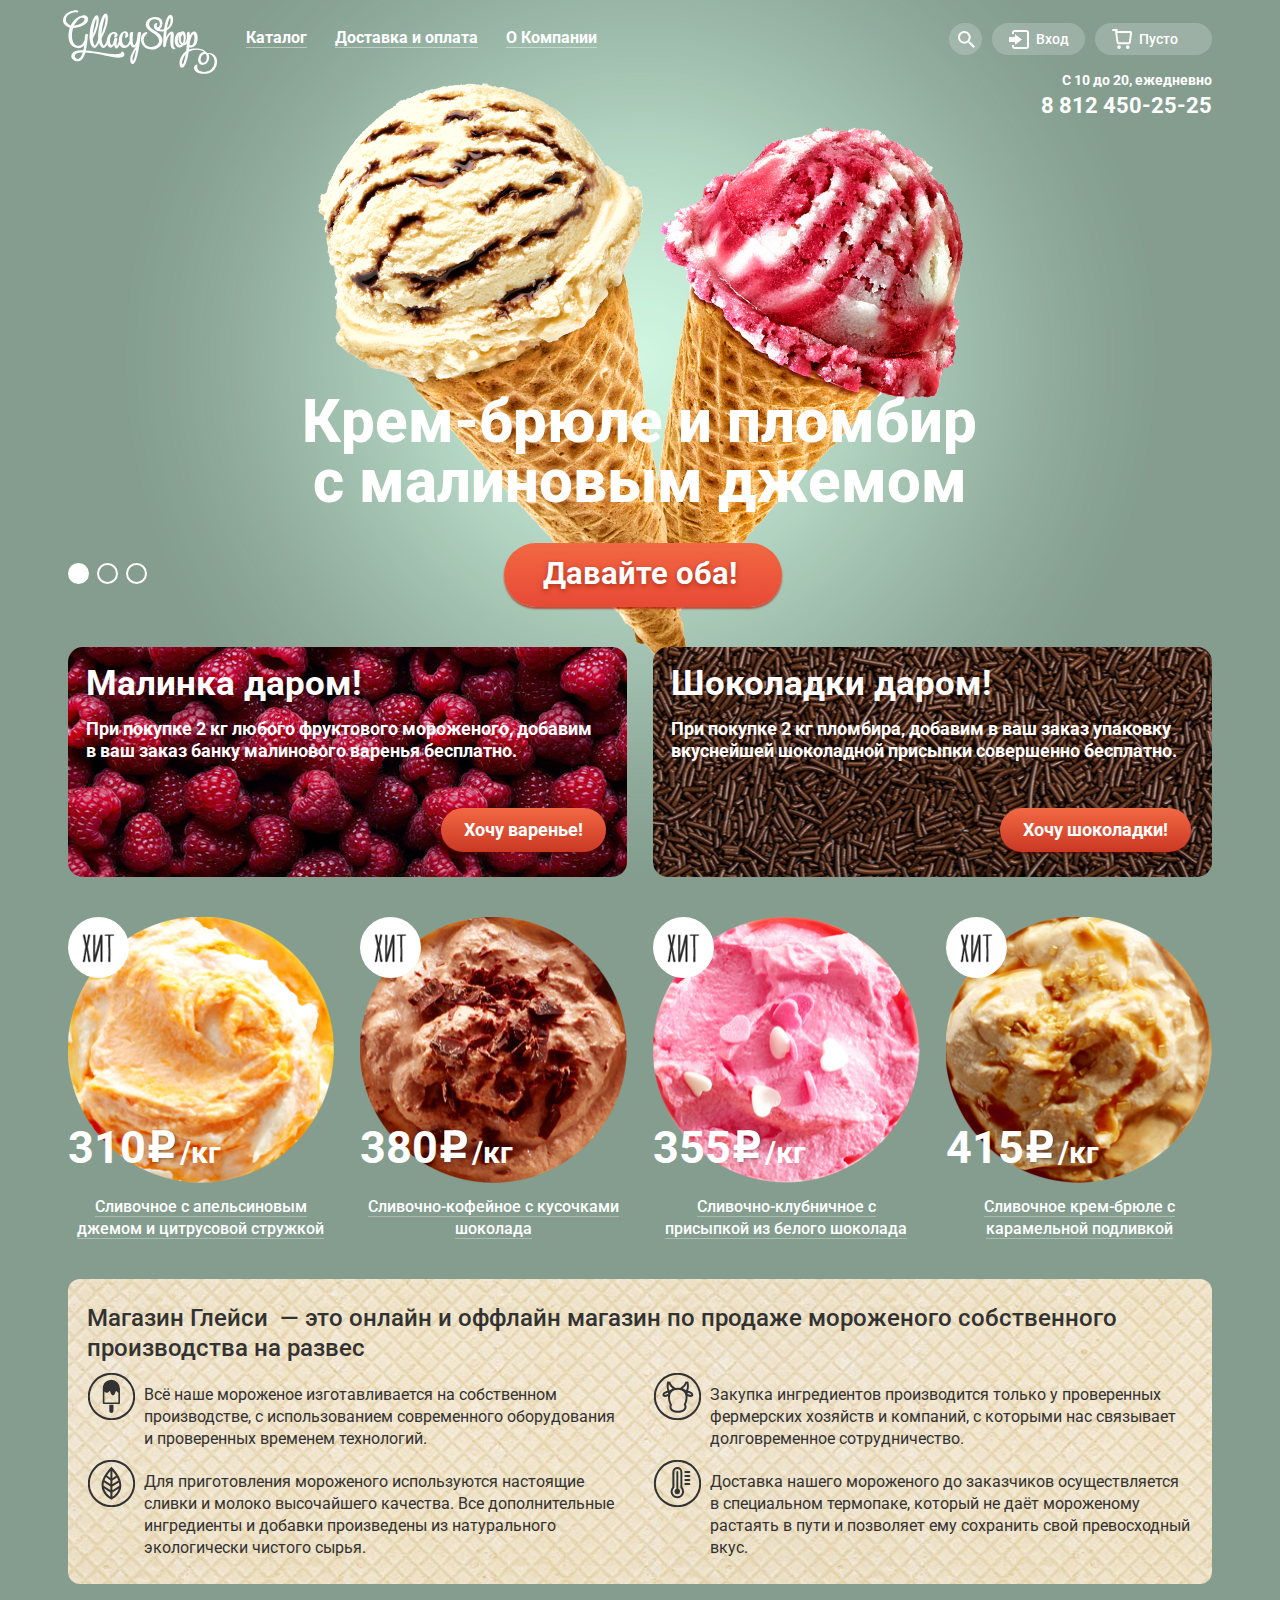
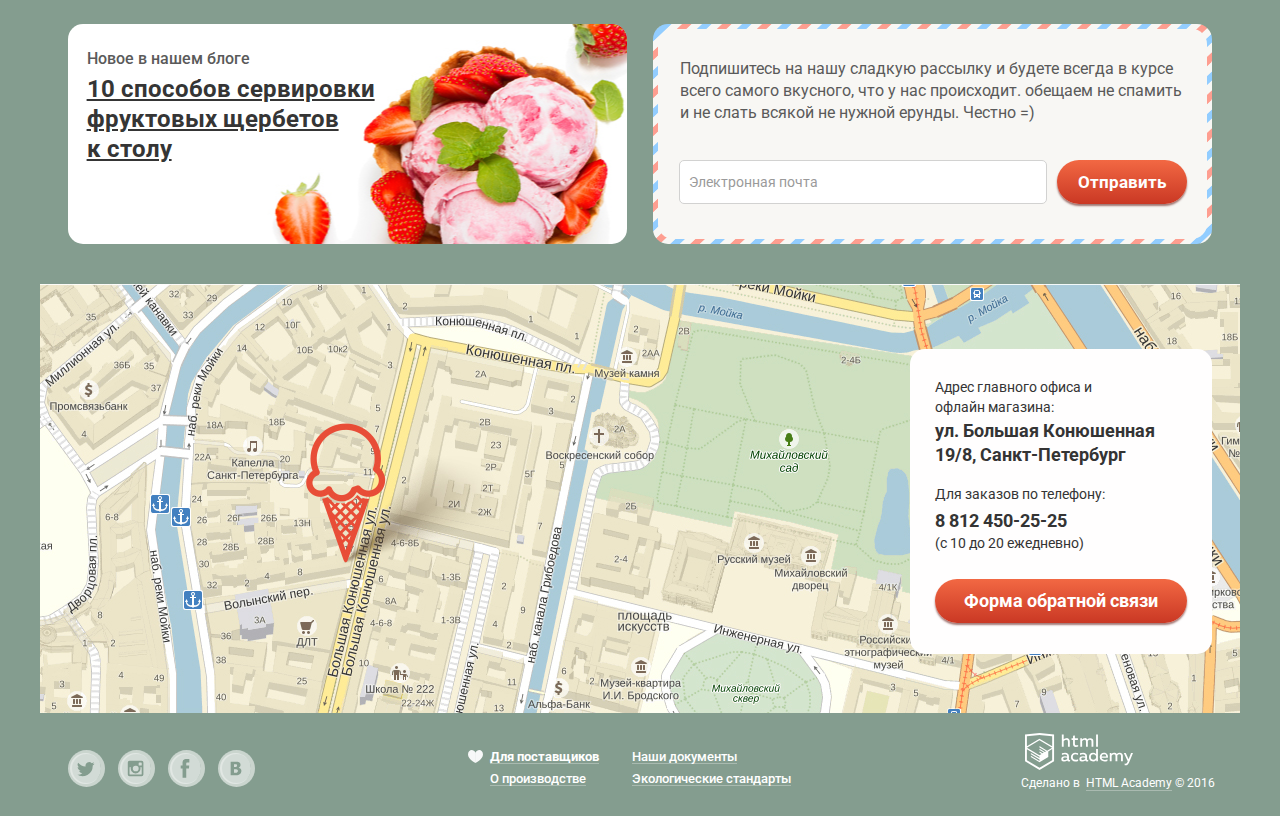
<file: index.html>
<!DOCTYPE html>
<html lang="ru">
  <head>
    <meta charset="utf-8">
    <title>HTML Academy: Глейси</title>
    <link rel="stylesheet" type="text/css" href="css/normalize.min.css">
    <link rel="stylesheet" type="text/css" href="css/style.min.css">
    <link href="https://fonts.googleapis.com/css?family=Roboto:400,300,500,700&subset=latin,cyrillic" rel="stylesheet" type="text/css">
  </head>
  <body>
    <input type="radio" id="btn-1" name="toggle" checked>
    <input type="radio" id="btn-2" name="toggle">
    <input type="radio" id="btn-3" name="toggle">
    <div class="site-wrapper">
      <div class="content-wraper">
        <header class="main-header">
          <div class="header-row clearfix">
            <div class="logo-area">
              <img width="154" height="64" src="img/logo-gllacy.svg" alt="Магазин мороженого «Глейси»">
            </div>
            <nav class="header-menu">
              <ul class="menu-level-1">
                <li>
                  <a href="#"><span>Каталог</span></a>
                  <ul class="menu-level-2">
                    <li>
                      <a href="#" class="new-items">Новинки</a>
                    </li>
                    <li>
                      <a href="catalog.html">Сливочное</a>
                    </li>
                    <li>
                      <a href="#">Щербеты</a>
                    </li>
                    <li>
                      <a href="#">Фруктовый лед</a>
                    </li>
                    <li>
                      <a href="#">Мелорин</a>
                    </li>
                  </ul>
                </li>
                <li>
                  <a href="#"><span>Доставка и оплата</span></a>
                </li>
                <li>
                  <a href="#"><span>О Компании</span></a>
                </li>
              </ul>
            </nav>
            <div class="header-buttons">
              <div class="header-btn">
                <a href="#" class="search-btn"></a>
                <div class="pop-up-form search-form">
                  <input type="search" placeholder="Что ищем?" name="search-query">
                </div>
              </div>
              <div class="header-btn">
                <a href="#" class="login-btn">
                  Вход
                </a>
                <div class="pop-up-form login-form">
                  <form action="#" method="post">
                    <input type="email" placeholder="Электронная почта" name="login-email" required >
                    <input type="password" placeholder="Пароль" name="login-password" required>
                    <button type="submit" class="btn-normal">
                      Войти
                    </button>
                  </form>
                  <div class="login-form-links">
                    <a href="#">Забыли пароль?</a>
                    <a href="#">Новая регистрация</a>
                  </div>
                </div>
              </div>
              <div class="header-btn">
                <a href="#" class="cart-btn">
                  Пусто
                </a>
                <div class="pop-up-form cart-form">
                  <div class="cart-table">
                    <ul class="cart-row">
                      <li class="cart-cell-1">
                        <button class="item-del"></button>
                      </li>
                      <li class="cart-cell-2">
                        <img src="img/1-small.png" width="33" height="33" alt="Иконка мороженого">
                      </li>
                      <li class="cart-cell-3">
                        Пломбир с апельсиновым джемом
                      </li>
                      <li class="cart-cell-4">
                        1,5&nbsp;кг&nbsp;
                        <span class="cart-item-weight">
                          x&nbsp;200&nbsp;руб.
                        </span>
                      </li>
                      <li class="cart-cell-5">
                        300&nbsp;руб.
                      </li>
                    </ul>
                    <ul class="cart-row">
                      <li class="cart-cell-1">
                        <button class="item-del"></button>
                      </li>
                      <li class="cart-cell-2">
                        <img src="img/2-small.png" width="33" height="33" alt="Иконка мороженого">
                      </li>
                      <li class="cart-cell-3">
                        Клубничный пломбир с присыпкой из белого шоколада
                      </li>
                      <li class="cart-cell-4">
                        1,5&nbsp;кг&nbsp;
                        <span class="cart-item-weight">
                          x&nbsp;300&nbsp;руб.
                        </span>
                      </li>
                      <li class="cart-cell-5">
                        450&nbsp;руб.
                      </li>
                    </ul>
                  </div>
                  <div class="cart-total clearfix">
                    <p>Итого: 750&nbsp;руб.</p>
                    <a href="#" class="btn-normal">
                      Оформить заказ
                    </a>
                  </div>
                </div>
              </div>
            </div>
          </div>
          <div class="header-row clearfix">
            <div class="header-contact-info">
              <p>С 10 до 20, ежедневно</p>
              <p class="phone">8&nbsp;812&nbsp;450-25-25</p>
            </div>
          </div>
        </header>
        <main>
          <div class="slider">
            <div class="slide" id="slide-1">
              <p class="slide-title">
                Крем-брюле и пломбир с&nbsp;малиновым джемом
              </p>
              <a href="#" class="slide-btn">
                Давайте оба!
              </a>
            </div>
            <div class="slide" id="slide-2">
              <p class="slide-title">
                Шоколадный пломбир и&nbsp;лимонный сорбет
              </p>
              <a href="#" class="slide-btn">
                Давайте оба!
              </a>
            </div>
            <div class="slide" id="slide-3">
              <p class="slide-title">
                Пломбир с помадкой и&nbsp;клубничный щербет
              </p>
              <a href="#" class="slide-btn">
                Давайте оба!
              </a>
            </div>
            <div class="slider-controls">
              <label for="btn-1"></label>
              <label for="btn-2"></label>
              <label for="btn-3"></label>
            </div>
          </div>
          <div class="content clearfix">
            <section class="content-item content-left promo">
              <h2>Малинка даром!</h2>
              <p>При покупке 2&nbsp;кг любого фруктового мороженого, добавим в&nbsp;ваш заказ банку малинового варенья бесплатно.</p>
              <a href="#" class="btn-normal btn-promo">Хочу варенье!</a>
            </section>
            <section class="content-item content-right promo">
              <h2>Шоколадки даром!</h2>
              <p>При покупке 2&nbsp;кг пломбира, добавим в ваш заказ упаковку вкуснейшей шоколадной присыпки совершенно бесплатно.</p>
              <a href="#" class="btn-normal btn-promo">Хочу шоколадки!</a>
            </section>
          </div>
          <div class="hits clearfix">
            <div class="row clearfix">
              <div class="catalog-item hits-item">
                <div class="item-hover">
                  <button class="btn-normal btn-item">Быстрый просмотр</button>
                </div>
                <figure class="item-img">
                  <img width="267" height="267" src="img/item-1.png" alt="Сливочное с апельсиновым джемом и цитрусовой стружкой">
                  <div class="item-price">
                    <span class="price-number">310</span>/кг
                  </div>
                </figure>
                <div class="item-name">
                  <a href="#">Сливочное с апельсиновым джемом и цитрусовой стружкой</a>
                </div>
              </div>
              <div class="catalog-item hits-item">
                <div class="item-hover">
                  <button class="btn-normal btn-item">Быстрый просмотр</button>
                </div>
                <figure class="item-img">
                  <img width="267" height="267" src="img/item-2.png" alt="Сливочн-кофейное с кусочками шоколада">
                  <div class="item-price">
                    <span class="price-number">380</span>/кг
                  </div>
                </figure>
                <div class="item-name">
                  <a href="#">Сливочно-кофейное с кусочками шоколада</a>
                </div>
              </div>
              <div class="catalog-item hits-item">
                <div class="item-hover">
                  <button class="btn-normal btn-item">Быстрый просмотр</button>
                </div>
                <figure class="item-img">
                  <img width="267" height="267" src="img/item-3.png" alt="Сливочно-клубничное с присыпкой из белого шоколада">
                  <div class="item-price">
                    <span class="price-number">355</span>/кг
                  </div>
                </figure>
                <div class="item-name">
                  <a href="#">Сливочно-клубничное с присыпкой из белого шоколада</a>
                </div>
              </div>
              <div class="catalog-item hits-item">
                <div class="item-hover">
                  <button class="btn-normal btn-item">Быстрый просмотр</button>
                </div>
                <figure class="item-img">
                  <img width="267" height="267" src="img/item-4.png" alt="Сливочное крем-брюле с карамельной подливкой">
                  <div class="item-price">
                    <span class="price-number">415</span>/кг
                  </div>
                </figure>
                <div class="item-name">
                  <a href="#">Сливочное крем-брюле с карамельной подливкой</a>
                </div>
              </div>
            </div>
          </div>
          <section class="features clearfix">
            <h2>Магазин Глейси&nbsp;&nbsp;&#8212;&nbsp;это онлайн и оффлайн магазин по продаже мороженого собственного производства на развес</h2>
            <div class="feature-item feature-icon-icecream">
              <p>Всё наше мороженое изготавливается на собственном производстве, с использованием современного оборудования и проверенных временем технологий.</p>
            </div>
            <div class="feature-item feature-icon-cow">
              <p>Закупка ингредиентов производится только у проверенных фермерских хозяйств и компаний, с которыми нас связывает долговременное сотрудничество.</p>
            </div>
            <div class="feature-item feature-icon-leaf">
              <p>Для приготовления мороженого используются настоящие сливки и молоко высочайшего качества. Все дополнительные ингредиенты и добавки произведены из натурального экологически чистого сырья.</p>
            </div>
            <div class="feature-item feature-icon-term">
              <p>Доставка нашего мороженого до заказчиков осуществляется в&nbsp;специальном термопаке, который не даёт мороженому растаять в пути и позволяет ему сохранить свой превосходный вкус.</p>
            </div>
          </section>
          <div class="content clearfix">
            <section class="content-item content-left blog">
              <div class="blog-news">
                <h2>Новое в нашем блоге</h2>
                <a href="#">10 способов сервировки фруктовых щербетов к&nbsp;столу</a>
              </div>
            </section>
            <div class="content-item content-right subscribe-border">
              <div class="subscribe">
                <p>Подпишитесь на нашу сладкую рассылку и будете всегда в курсе всего самого вкусного, что у нас происходит. обещаем не спамить и не слать всякой не нужной ерунды. Честно =)</p>
                <form action="#" method="post">
                  <input type="email" placeholder="Электронная почта" name="subscribe-email">
                  <button type="submit" class="btn-normal">Отправить</button>
                </form>
              </div>
            </div>
          </div>
          <div class="map" id="yandex-map">
            <address class="contact-info">
              <div class="address-title">
                Адрес главного офиса и офлайн магазина:
              </div>
              <div class="contact-address">
                ул. Большая Конюшенная 19/8, Санкт-Петербург
              </div>
              <div class="phone-title">
                Для заказов по телефону:
              </div>
              <div class="contact-phone">
                8&nbsp;812&nbsp;450-25-25
              </div>
              <div class="contact-mode">
                (с 10 до 20 ежедневно)
              </div>
              <a href="#" class="btn-normal btn-feedback">Форма обратной связи</a>
            </address>
          </div>
        </main>
        <footer class="main-footer clearfix">
          <div class="footer-col footer-left">
            <div class="social">
              <a href="#" class="social-icon social-icon-tw" title="Твитер"></a>
              <a href="#" class="social-icon social-icon-insta" title="Инстаграм"></a>
              <a href="#" class="social-icon social-icon-fb" title="Фэйсбук"></a>
              <a href="#" class="social-icon social-icon-vk" title="Вконтакте"></a>
            </div>
            <div class="links-col links-col-left">
              <a href="#"><span class="link-favorite">Для поставщиков</span></a>
              <a href="#">О производстве</a>
            </div>
          </div>
          <div class="footer-col footer-right">
            <div class="links-col links-col-right">
              <a href="#">Наши документы</a>
              <a href="#">Экологические стандарты</a>
            </div>
            <div class="copyright">
              <img src="img/logo-academy.svg" alt="HTML Academy">
              Сделано&nbsp;в&nbsp;
              <a href="https://htmlacademy.ru/">HTML&nbsp;Academy</a>
              &copy;&nbsp;2016
            </div>
          </div>
        </footer>
      </div>
    </div>
    <div class="overlay">
      <div class="feedback-form feedback-form-show">
        <button class="btn-feedback-close"></button>
        <p>Мы обязательно вам ответим!</p>
        <form action="#" method="post">
          <input type="text" placeholder="Как вас зовут?" name="feedback-name" class="feedback-name">
          <input type="email" placeholder="Ваша почта для ответа?" name="feedback-email" class="feedback-email">
          <textarea name="feedback-text" placeholder="Напишите что-нибудь..." class="feedback-text"></textarea>
          <button type="submit" class="btn-normal">Отправить</button>
        </form>
      </div>
    </div>
    <script src="js/script.min.js"></script>
    <script type="text/javascript" charset="utf-8" src="https://api-maps.yandex.ru/services/constructor/1.0/js/?sid=OJ3A5QO27DumF006WbrlSlHZQajwSQ_S&width=100%&height=429&lang=ru_RU&sourceType=constructor&id=yandex-map"></script>
  </body>
</html>
</file>
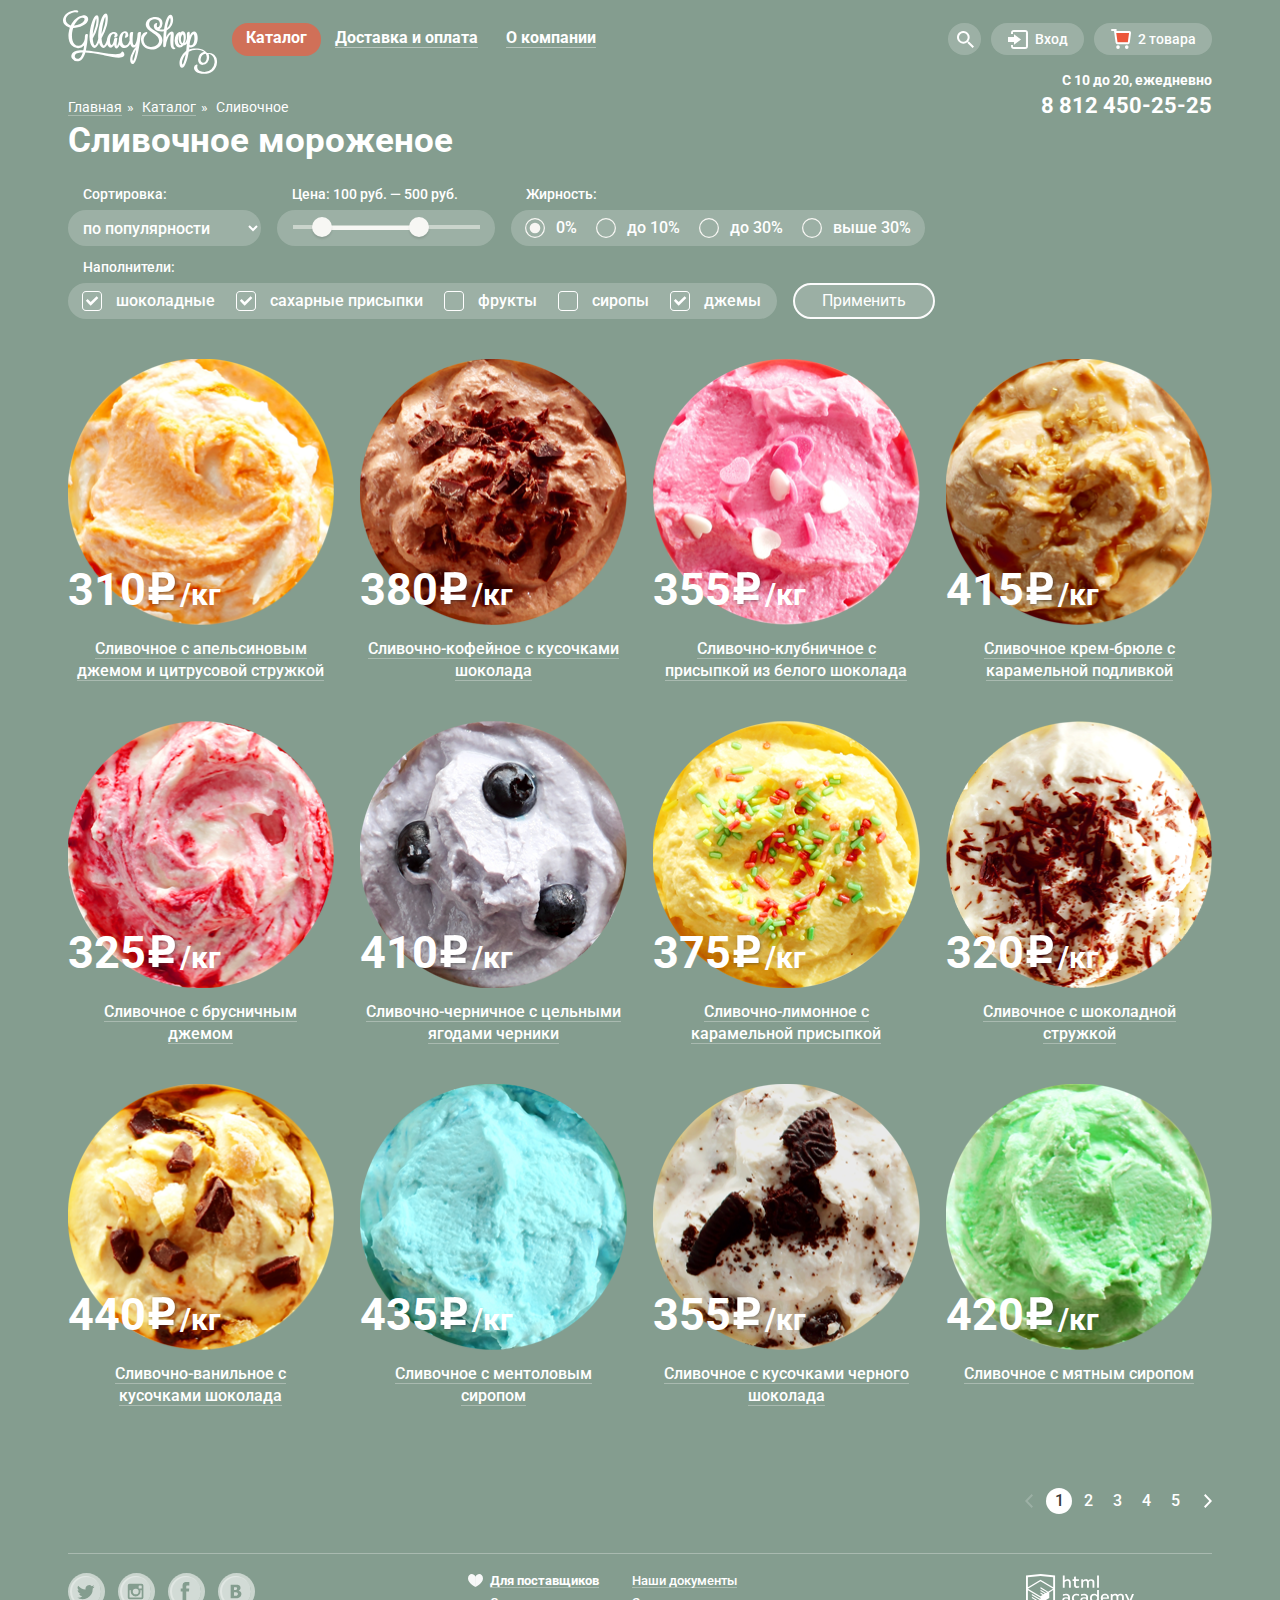
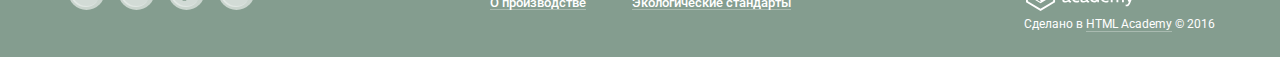
<file: catalog.html>
<!DOCTYPE html>
<html lang="ru">
  <head>
    <meta charset="utf-8">
    <title>HTML Academy: Глейси - Каталог</title>
    <link rel="stylesheet" type="text/css" href="css/normalize.min.css">
    <link rel="stylesheet" type="text/css" href="css/style.min.css">
    <link href="https://fonts.googleapis.com/css?family=Roboto:400,300,500,700&subset=latin,cyrillic" rel="stylesheet" type="text/css">
  </head>
  <body>
    <div class="site-wrapper">
      <div class="content-wraper">
        <header class="main-header">
          <div class="header-row clearfix">
            <div class="logo-area">
              <a href="index.html">
                <img width="154" height="64" src="img/logo-gllacy.svg" alt="Магазин мороженого «Глейси»">
              </a>
            </div>
            <nav class="header-menu">
              <ul class="menu-level-1">
                <li>
                  <a href="#" class="menu-active"><span>Каталог</span></a>
                  <ul class="menu-level-2">
                    <li>
                      <a href="#" class="new-items">Новинки</a>
                    </li>
                    <li>
                      <a href="#" class="menu-active">Сливочное</a>
                    </li>
                    <li>
                      <a href="#">Щербеты</a>
                    </li>
                    <li>
                      <a href="#">Фруктовый лед</a>
                    </li>
                    <li>
                      <a href="#">Мелорин</a>
                    </li>
                  </ul>
                </li>
                <li>
                  <a href="#"><span>Доставка и оплата</span></a>
                </li>
                <li>
                  <a href="#"><span>О компании</span></a>
                </li>
              </ul>
            </nav>
            <div class="header-buttons">
              <div class="header-btn">
                <a href="#" class="search-btn"></a>
                <div class="pop-up-form search-form">
                  <input type="search" placeholder="Что ищем?" name="search-query">
                </div>
              </div>
              <div class="header-btn">
                <a href="#" class="login-btn">
                  Вход
                </a>
                <div class="pop-up-form login-form">
                  <form action="#" method="post">
                    <input type="email" placeholder="Электронная почта" name="login-email" required >
                    <input type="password" placeholder="Пароль" name="login-password" required>
                    <button type="submit" class="btn-normal">
                      Войти
                    </button>
                  </form>
                  <div class="login-form-links">
                    <a href="#">Забыли пароль?</a>
                    <a href="#">Новая регистрация</a>
                  </div>
                </div>
              </div>
              <div class="header-btn">
                <a href="#" class="cart-btn-full">
                  2 товара
                </a>
                <div class="pop-up-form cart-form">
                  <div class="cart-table">
                    <ul class="cart-row">
                      <li class="cart-cell-1">
                        <button class="item-del"></button>
                      </li>
                      <li class="cart-cell-2">
                        <img src="img/1-small.png" width="33" height="33" alt="Иконка мороженого">
                      </li>
                      <li class="cart-cell-3">
                        Пломбир с апельсиновым джемом
                      </li>
                      <li class="cart-cell-4">
                        1,5&nbsp;кг&nbsp;
                        <span class="cart-item-weight">
                          x&nbsp;200&nbsp;руб.
                        </span>
                      </li>
                      <li class="cart-cell-5">
                        300&nbsp;руб.
                      </li>
                    </ul>
                    <ul class="cart-row">
                      <li class="cart-cell-1">
                        <button class="item-del"></button>
                      </li>
                      <li class="cart-cell-2">
                        <img src="img/2-small.png" width="33" height="33" alt="Иконка мороженого">
                      </li>
                      <li class="cart-cell-3">
                        Клубничный пломбир с присыпкой из белого шоколада
                      </li>
                      <li class="cart-cell-4">
                        1,5&nbsp;кг&nbsp;
                        <span class="cart-item-weight">
                          x&nbsp;300&nbsp;руб.
                        </span>
                      </li>
                      <li class="cart-cell-5">
                        450&nbsp;руб.
                      </li>
                    </ul>
                  </div>
                  <div class="cart-total clearfix">
                    <p>Итого: 750&nbsp;руб.</p>
                    <a href="#" class="btn-normal">
                      Оформить заказ
                    </a>
                  </div>
                </div>
              </div>
            </div>
          </div>
          <div class="header-row clearfix">
            <div class="header-contact-info">
              С 10 до 20, ежедневно<br>
              <span class="phone">8&nbsp;812&nbsp;450-25-25</span>
            </div>
            <div class="breadcrumbs">
              <ul>
                <li><a href="#">Главная</a></li>
                <li><a href="#">Каталог</a></li>
                <li><span class="breadcrumbs-active">Сливочное</span></li>
              </ul>
            </div>
          </div>
        </header>
        <main>
          <div class="container clerfix">
            <h1>Сливочное мороженое</h1>
            <div class="catalog-filter">
              <form action="#" method="post">
                <div class="catalog-filter-row">
                  <div class="filter-control filter-sorting">
                    <p>Сортировка:</p>
                      <select id="filter-sorting" name="filter-sorting">
                        <option value="popularity">по популярности</option>
                        <option value="low-cost">сначала недорогие</option>
                        <option value="height-cost">сначала дорогие</option>
                        <option value="fat-content">по жирности</option>
                      </select>
                  </div>
                  <div class="filter-control filter-price">
                    <p>Цена: 100 руб. &#8212; 500 руб.</p>
                    <div class="price-control">
                      <div class="price-scale"></div>
                      <div class="price-bar"></div>
                      <div class="price-toggle price-min"></div>
                      <div class="price-toggle price-max"></div>
                    </div>
                  </div>
                  <div class="filter-control filter-fat-content">
                    <p>Жирность:</p>
                    <div class="input-fieldset">
                      <input type="radio" id="filter-radio-1" name="filter-fat-content" value="1" checked>
                      <label for="filter-radio-1">0%</label>
                      <input type="radio" id="filter-radio-2" name="filter-fat-content" value="2">
                      <label for="filter-radio-2">до 10%</label>
                      <input type="radio" id="filter-radio-3" name="filter-fat-content" value="3">
                      <label for="filter-radio-3">до 30%</label>
                      <input type="radio" id="filter-radio-4" name="filter-fat-content" value="4">
                      <label for="filter-radio-4">выше 30%</label>
                    </div>
                  </div>
                </div>
                <div class="catalog-filter-row">
                  <div class="filter-control filter-fillers">
                    <p>Наполнители:</p>
                    <div class="input-fieldset">
                      <input type="checkbox" id="filter-checkbox-1" value="chocolate" checked>
                      <label for="filter-checkbox-1">шоколадные</label>
                      <input type="checkbox" id="filter-checkbox-2" value="sugar" checked>
                      <label for="filter-checkbox-2">сахарные присыпки</label>
                      <input type="checkbox" id="filter-checkbox-3" value="fruit">
                      <label for="filter-checkbox-3">фрукты</label>
                      <input type="checkbox" id="filter-checkbox-4" value="syrup">
                      <label for="filter-checkbox-4">сиропы</label>
                      <input type="checkbox" id="filter-checkbox-5" value="jam" checked>
                      <label for="filter-checkbox-5">джемы</label>
                    </div>
                  </div>
                  <button type="submit" class="filter-control">
                    Применить
                  </button>
                </div>
              </form>
            </div>
          </div>
          <div class="catalog-items clearfix">
            <div class="row clearfix">
              <div class="catalog-item">
                <div class="item-hover">
                  <button class="btn-normal btn-item">Быстрый просмотр</button>
                </div>
                <figure class="item-img">
                  <img width="267" height="267" src="img/item-1.png" alt="Сливочное с апельсиновым джемом и цитрусовой стружкой">
                  <div class="item-price">
                    <span class="price-number">310</span>/кг
                  </div>
                </figure>
                <div class="item-name">
                  <a href="#">Сливочное с апельсиновым джемом и цитрусовой стружкой</a>
                </div>
              </div>
              <div class="catalog-item">
                <div class="item-hover">
                  <button class="btn-normal btn-item">Быстрый просмотр</button>
                </div>
                <figure class="item-img">
                  <img width="267" height="267" src="img/item-2.png" alt="Сливочно-кофейное с кусочками шоколада">
                  <div class="item-price">
                    <span class="price-number">380</span>/кг
                  </div>
                </figure>
                <div class="item-name">
                  <a href="#">Сливочно-кофейное с кусочками шоколада</a>
                </div>
              </div>
              <div class="catalog-item">
                <div class="item-hover">
                  <button class="btn-normal btn-item">Быстрый просмотр</button>
                </div>
                <figure class="item-img">
                  <img width="267" height="267" src="img/item-3.png" alt="Сливочно-клубничное с присыпкой из белого шоколада">
                  <div class="item-price">
                    <span class="price-number">355</span>/кг
                  </div>
                </figure>
                <div class="item-name">
                  <a href="#">Сливочно-клубничное с присыпкой из белого шоколада</a>
                </div>
              </div>
              <div class="catalog-item">
                <div class="item-hover">
                  <button class="btn-normal btn-item">Быстрый просмотр</button>
                </div>
                <figure class="item-img">
                  <img width="267" height='267' src="img/item-4.png" alt="Сливочное крем-брюле с карамельной подливкой">
                  <div class="item-price">
                    <span class="price-number">415</span>/кг
                  </div>
                </figure>
                <div class="item-name">
                  <a href="#">Сливочное крем-брюле с карамельной подливкой</a>
                </div>
              </div>
            </div>
            <div class="row clearfix">
              <div class="catalog-item">
                <div class="item-hover">
                  <button class="btn-normal btn-item">Быстрый просмотр</button>
                </div>
                <figure class="item-img">
                  <img width="267" height="267" src="img/item-5.png" alt="Сливочное с брусничным джемом">
                  <div class="item-price">
                    <span class="price-number">325</span>/кг
                  </div>
                </figure>
                <div class="item-name">
                  <a href="#">Сливочное с брусничным джемом</a>
                </div>
              </div>
              <div class="catalog-item">
                <div class="item-hover">
                  <button class="btn-normal btn-item">Быстрый просмотр</button>
                </div>
                <figure class="item-img">
                  <img width="267" height="267" src="img/item-6.png" alt="Сливочно-черничное с цельными ягодами черники">
                  <div class="item-price">
                    <span class="price-number">410</span>/кг
                  </div>
                </figure>
                <div class="item-name">
                  <a href="#">Сливочно-черничное с цельными ягодами черники</a>
                </div>
              </div>
              <div class="catalog-item">
                <div class="item-hover">
                  <button class="btn-normal btn-item">Быстрый просмотр</button>
                </div>
                <figure class="item-img">
                  <img width="267" height="267" src="img/item-7.png" alt="Сливочно-лимонное с карамельной присыпкой">
                  <div class="item-price">
                    <span class="price-number">375</span>/кг
                  </div>
                </figure>
                <div class="item-name">
                  <a href="#">Сливочно-лимонное с карамельной присыпкой</a>
                </div>
              </div>
              <div class="catalog-item">
                <div class="item-hover">
                  <button class="btn-normal btn-item">Быстрый просмотр</button>
                </div>
                <figure class="item-img">
                  <img width="267" height="267" src="img/item-8.png" alt="Сливочное с шоколадной стружкой">
                  <div class="item-price">
                    <span class="price-number">320</span>/кг
                  </div>
                </figure>
                <div class="item-name">
                  <a href="#">Сливочное с шоколадной стружкой</a>
                </div>
              </div>
            </div>
            <div class="row clearfix">
              <div class="catalog-item">
                <div class="item-hover">
                  <button class="btn-normal btn-item">Быстрый просмотр</button>
                </div>
                <figure class="item-img">
                  <img width="267" height="267" src="img/item-9.png" alt="Сливочно-ванильное с кусочками шоколада">
                  <div class="item-price">
                    <span class="price-number">440</span>/кг
                  </div>
                </figure>
                <div class="item-name">
                  <a href="#">Сливочно-ванильное с кусочками&nbsp;шоколада</a>
                </div>
              </div>
              <div class="catalog-item">
                <div class="item-hover">
                  <button class="btn-normal btn-item">Быстрый просмотр</button>
                </div>
                <figure class="item-img">
                  <img width="267" height="267" src="img/item-10.png" alt="Сливочное с ментоловым сиропом">
                  <div class="item-price">
                    <span class="price-number">435</span>/кг
                  </div>
                </figure>
                <div class="item-name">
                  <a href="#">Сливочное с ментоловым сиропом</a>
                </div>
              </div>
              <div class="catalog-item">
                <div class="item-hover">
                  <button class="btn-normal btn-item">Быстрый просмотр</button>
                </div>
                <figure class="item-img">
                  <img width="267" height="267" src="img/item-11.png" alt="Сливочное с кусочками черного шоколада">
                  <div class="item-price">
                    <span class="price-number">355</span>/кг
                  </div>
                </figure>
                <div class="item-name">
                  <a href="#">Сливочное с кусочками черного шоколада</a>
                </div>
              </div>
              <div class="catalog-item">
                <div class="item-hover">
                  <button class="btn-normal btn-item">Быстрый просмотр</button>
                </div>
                <figure class="item-img">
                  <img width="267" height="267" src="img/item-12.png" alt="Сливочное с мятным сиропом">
                  <div class="item-price">
                    <span class="price-number">420</span>/кг
                  </div>
                </figure>
                <div class="item-name">
                  <a href="#">Сливочное с мятным сиропом</a>
                </div>
              </div>
            </div>
          </div>
          <div class="container clearfix">
            <div class="catalog-paginator">
              <ul>
                <li>
                  <span class="prev disable"></span>
                </li>
                <li>
                  <span class="active">1</span>
                </li>
                <li>
                  <a href="#">2</a>
                </li>
                <li>
                  <a href="#">3</a>
                </li>
                <li>
                  <a href="#">4</a>
                </li>
                <li>
                  <a href="#">5</a>
                </li>
                <li>
                  <a href="#" class="next"></a>
                </li>
              </ul>
            </div>
        </div>
        </main>
        <footer class="main-footer footer-inner clearfix">
          <div class="footer-col footer-left">
            <div class="social">
              <a href="#" class="social-icon social-icon-tw" title="Твитер"></a>
              <a href="#" class="social-icon social-icon-insta" title="Инстаграм"></a>
              <a href="#" class="social-icon social-icon-fb" title="Фэйсбук"></a>
              <a href="#" class="social-icon social-icon-vk" title="Вконтакте"></a>
            </div>
            <div class="links-col links-col-left">
              <a href="#"><span class="link-favorite">Для поставщиков</span></a>
              <a href="#">О производстве</a>
            </div>
          </div>
          <div class="footer-col footer-right">
            <div class="links-col links-col-right">
              <a href="#">Наши документы</a>
              <a href="#">Экологические стандарты</a>
            </div>
            <div class="copyright">
              <img width="108" height="37" src="img/logo-academy.svg"  alt="HTML Academy">
              Сделано&nbsp;в
              <a href="https://htmlacademy.ru/">HTML&nbsp;Academy</a>
              &copy;&nbsp;2016
            </div>
          </div>
        </footer>
      </div>
    </div>
  </body>
</html>
</file>
<file: css/style.min.css>
body,h1,h2,p,ul{padding:0;margin:0}h1{padding:0 0 29px;font-size:35px;font-weight:700;line-height:35px}button{border:none;outline:none}body,h1,h2{font-style:normal;font-family:"Roboto","Arial",sans-serif}body{position:relative;min-width:900px;min-height:1000px;color:#fff;background-color:#849d8f;font-size:16px;line-height:22px;font-weight:400}body>input[type=radio]{display:none}h2{font-size:24px;line-height:30px;font-weight:500}.container{width:95.4%;padding:0 2.3%}.clearfix::after{content:"";display:table;clear:both}.site-wrapper{background-repeat:no-repeat;background-position:top center;-webkit-transition:background-image .5s ease,background-color .5s ease;transition:background-image .5s ease,background-color .5s ease}.site-wrapper::after,.site-wrapper::before{content:"";visibility:hidden}.site-wrapper::before{background-image:url("../img/background-slide-2.png")}.site-wrapper::after{background-image:url("../img/background-slide-3.png")}.content-wraper{max-width:1200px;margin:0 auto}.main-header{width:95.4%;min-height:120px;padding-right:2.3%;padding-left:2.3%}.logo-area{width:154px;min-height:64px;padding-top:10px;margin-right:15px;margin-left:-5px;margin-bottom:-10px;float:left}.header-menu{float:left;max-width:420px;padding-top:23px}.header-menu ul{list-style:none}.menu-level-1{padding:0;margin:0;font-size:0}.menu-level-1>li{position:relative;display:inline-block;padding-bottom:5px;vertical-align:top}.menu-level-1>li>a{display:block;min-height:28px;padding:5px 14px 0;font-weight:700;font-size:16px;line-height:20px;color:#fff;text-decoration:none;border-radius:16px}.menu-level-1>li>a span{border-bottom:1px solid rgba(255,255,255,.4)}.menu-level-1>li>a:hover{color:#000;background-color:#f8f7f4}.menu-level-1>li>a.menu-active span,.menu-level-1>li>a:hover span{border:none}.menu-level-1>li>a:active{color:#000;background-color:#ededed;box-shadow:inset 0 2px 2px 0 #696969}.menu-level-2{position:absolute;top:37px;display:none;min-width:143px;min-height:140px;padding:6px 0;margin:0;background-color:#f8f7f4;border-radius:4px;box-shadow:0 20px 20px 0 rgba(0,0,0,.4)}.menu-level-1>li:hover .menu-level-2{z-index:10;display:block}.menu-level-2>li{display:block;padding:0}.menu-level-2>li a{display:block;padding:10px 20px;font-size:14px;line-height:14px;font-weight:400;color:#343434;text-decoration:none}.menu-level-2>li a:hover{background-color:#fbded7}.menu-level-2>li a:active{background-color:#f6b5a5}.menu-level-2 li .new-items{font-weight:700;border-bottom:1px solid rgba(53,53,53,.2)}ul li .menu-active,ul li .menu-active:active,ul li .menu-active:hover{color:#fff;background-color:#d07058}input[type=email],input[type=password],input[type=search],input[type=text],textarea{display:block;min-height:44px;width:267px;padding:11px 9px;border:1px solid #d2d2d1;box-sizing:border-box;font-size:14px;font-weight:700;line-height:24px;color:#383838;border-radius:5px;outline:none}textarea{width:100%;min-height:155px;margin-bottom:25px}input::-webkit-input-placeholder,textarea::-webkit-input-placeholder{font-weight:400;color:#9a9a9a}input:-moz-placeholder,input::-moz-placeholder,textarea:-moz-placeholder,textarea::-moz-placeholder{font-weight:400;color:#9a9a9a}input:-ms-input-placeholder,textarea:-ms-input-placeholder{font-weight:400;color:#9a9a9a}input:focus::-webkit-input-placeholder,textarea:focus::-webkit-input-placeholder{color:transparent}input:focus:-moz-placeholder,input:focus::-moz-placeholder,textarea:focus:-moz-placeholder,textarea:focus::-moz-placeholder{color:transparent}input:focus:-ms-input-placeholder,textarea:focus:-ms-input-placeholder{color:transparent}input[type=email]:hover,input[type=password]:hover,input[type=search]:hover,input[type=text]:hover,textarea:hover{padding:10px 8px;border-width:2px}input[type=email]:focus,input[type=password]:focus,input[type=search]:focus,input[type=text]:focus,textarea:focus{padding:10px 8px;border-color:#a3bdea;border-width:2px}.btn-normal{display:block;min-width:102px;min-height:44px;padding:0;font-size:18px;line-height:44px;font-weight:700;text-align:center;color:#fff;text-decoration:none;border-radius:23px;background:#f26843;background:-moz-linear-gradient(top,#ca3824 0%,#f26843 100%);background:-webkit-linear-gradient(top,#ca3824 0%,#f26843 100%);background:linear-gradient(to top,#ca3824 0%,#f26843 100%);box-shadow:0 2px 2px 0 rgba(85,8,0,.54)}.btn-normal:active,.btn-normal:hover{background:-moz-linear-gradient(top,#e74a35 0%,#f26843 100%);background:-webkit-linear-gradient(top,#e74a35 0%,#f26843 100%)}.btn-normal:hover{background:linear-gradient(to top,#e74a35 0%,#f26843 100%);color:#fefefe;box-shadow:0 1px 2px 0 #ac1000}.btn-normal:active{color:#fceeec;background:linear-gradient(to bottom,#e74a35 0%,#f26843 100%);box-shadow:inset 0 2px 2px 0 #942718}.header-buttons{float:right;min-width:263px;padding-top:23px;font-size:0}.header-btn{position:relative;display:inline-block;min-height:42px;vertical-align:top}.header-btn:not(:last-child){margin-right:10px}.header-btn>a{background-color:rgba(255,255,255,.2);border-radius:16px;cursor:pointer;display:block;min-height:32px;padding:0;font-size:14px;font-weight:500;line-height:20px;text-decoration:none;color:#fff}.header-btn>a:hover{background-color:#f8f7f4;color:#313131}.pop-up-form{position:absolute;top:22px;right:0;padding:15px;margin-top:15px;border-radius:5px;background-color:#f7f7f4;box-shadow:0 20px 20px 0 rgba(0,0,0,.4)}.header-btn .search-btn{position:relative;width:33px;background-image:url("../img/icon-loupe.svg");background-repeat:no-repeat;background-position:50% 50%}.search-btn:hover{background-image:url("../img/icon-loupe-hover.svg")}.header-btn .login-btn{position:relative;width:93px;padding:6px 16px 6px 44px;box-sizing:border-box}.cart-btn-full::before,.cart-btn::before,.login-btn::before{content:"";position:absolute;top:6px;left:16px;width:21px;height:20px;background-color:transparent;background-repeat:no-repeat;background-position:50% 50%}.login-btn::before{background-image:url("../img/icon-login.svg")}.login-btn:hover::before{background-image:url("../img/icon-login-hover.svg")}.header-btn .cart-btn,.header-btn .cart-btn-full{min-width:117px;margin-right:0;padding:6px 16px 6px 44px;box-sizing:border-box}.cart-btn::before{background-image:url("../img/icon-cart.svg")}.cart-btn:hover::before{background-image:url("../img/icon-cart-hover.svg")}.cart-btn-full::before{background-image:url("../img/icon-cart-full.svg")}.cart-btn-full:hover::before{background-image:url("../img/icon-cart-full-hover.svg")}.cart-form{display:none;width:510px;min-height:218px;padding:0 15px 21px}.cart-table{display:table;padding:16px 0 14px;border-bottom:1px solid #cacac7;font-size:13px;font-weight:400;line-height:13px;color:#333}.cart-table .cart-row{display:table-row;height:53px}.cart-table li{display:table-cell}.cart-cell-1,.cart-cell-2{width:20px;text-align:center;vertical-align:middle}.cart-cell-1 button{width:11px;height:11px;background-color:transparent;background-image:url("../img/btn-close.svg");background-repeat:no-repeat;background-position:center}.cart-cell-2{width:47px}.cart-cell-3{width:231px;padding-left:7px;padding-top:20px;text-align:left;vertical-align:top}.cart-cell-4,.cart-cell-5{width:124px;padding-top:20px;text-align:center;vertical-align:top}.cart-cell-4 .cart-item-weight{color:#888}.cart-cell-5{width:83px}.cart-total p{padding-right:10px;font-size:15px;font-weight:700;line-height:46px;text-align:right;color:#333}.cart-total .btn-normal{float:right;min-height:35px;padding:0 23px;font-size:15px;line-height:35px;color:#fefefe}.login-form,.search-form{display:none;width:242px;min-height:39px}.search-form input{width:100%}.header-btn:hover>.pop-up-form{z-index:10;display:block}.login-form{width:240px;min-height:143px;padding:20px 16px 8px}.login-form input{width:100%;margin-bottom:10px}.login-form input:last-child{margin-bottom:14px}.login-form button{width:102px;min-height:35px;display:block;float:left;font-size:15px;font-weight:700;line-height:35px;color:#fefefe}.login-form-links{float:right;width:125px;min-height:35px}.login-form-links a{font-size:13px;font-weight:400;line-height:13px;text-align:left;color:#333;border-bottom:1px solid rgba(0,0,0,.3);text-decoration:none}.login-form-links a:active,.login-form-links a:hover{color:#ec593c;border-bottom:1px solid rgba(236,89,60,.3);text-decoration:none}.header-contact-info{float:right;margin-top:0;text-align:right;font-size:14px;font-weight:700;line-height:20px}.header-contact-info .phone{font-size:22px;line-height:32px}.breadcrumbs{float:left;min-width:100px;min-height:14px;margin-top:30px;font-size:0}.breadcrumbs li{position:relative;display:inline-block;min-height:17px;padding-right:20px;vertical-align:middle}.breadcrumbs a{text-decoration:none;border-bottom:1px solid rgba(255,255,255,.3)}.breadcrumbs a,.breadcrumbs span{font-size:14px;font-weight:400;line-height:14px;color:#fff}.breadcrumbs a:active,.breadcrumbs a:hover{color:#ffbc9e;border-bottom:1px solid rgba(255,188,158,.3)}.breadcrumbs li:not(:last-child):after{content:"»";position:absolute;top:0;right:0;display:block;width:22px;height:14px;font-size:14px;font-weight:400;line-height:14px;text-align:center;vertical-align:middle;color:#fff;border:none}.slider{position:relative;width:95.4%;min-height:400px;padding:0 2.3%;margin-bottom:40px}.slide{display:none;padding-top:270px;text-align:center}.slide-title{width:700px;padding-bottom:30px;margin:0 auto;font-size:60px;line-height:60.35px;font-weight:800;color:#fff}.slide-btn{display:block;width:272px;min-height:64px;padding:0 6px 0 0;margin:0 auto;font-size:31.48px;font-weight:700;line-height:62px;text-align:center;vertical-align:middle;color:#fff;text-decoration:none;text-shadow:0 2px 5px rgba(160,32,11,.76);background:#f26843;background:-moz-linear-gradient(top,#f26843 0%,#e74a35 100%);background:-webkit-linear-gradient(top,#f26843 0%,#e74a35 100%);background:linear-gradient(to bottom,#f26843 0%,#e74a35 100%);border-radius:32px;box-shadow:0 2px 2px rgba(172,16,0,.64);transform:translatex(3px)}.slide-btn:hover{background:-moz-linear-gradient(top,#f58669 0%,#ec6f5e 100%);background:-webkit-linear-gradient(top,#f58669 0%,#ec6f5e 100%);background:linear-gradient(to bottom,#f58669 0%,#ec6f5e 100%);box-shadow:0 2px 2px #ac1000}.slide-btn:active{background:-moz-linear-gradient(top,#d84732 0%,#e1613e 100%);background:-webkit-linear-gradient(top,#d84732 0%,#e1613e 100%);background:linear-gradient(to bottom,#d84732 0%,#e1613e 100%);box-shadow:inset 0 2px 2px #ac1000}.slider-controls{position:absolute;bottom:22px;left:2.3%;z-index:10;font-size:0}.slider-controls label{display:inline-block;width:17px;min-height:17px;margin-right:8px;vertical-align:top;background-color:transparent;border:2px solid #fff;border-radius:50%;cursor:pointer}.slider-controls label:hover{background-color:rgba(254,254,254,.4)}#btn-1:checked~.site-wrapper #slide-1,#btn-2:checked~.site-wrapper #slide-2,#btn-3:checked~.site-wrapper #slide-3{display:block}#btn-1:checked~.site-wrapper{background-color:#849d8f;background-image:url("../img/background-slide-1.png")}#btn-2:checked~.site-wrapper{background-color:#8996a6;background-image:url("../img/background-slide-2.png")}#btn-3:checked~.site-wrapper{background-color:#9d8b84;background-image:url("../img/background-slide-3.png")}#btn-1:checked~.site-wrapper label[for=btn-1],#btn-2:checked~.site-wrapper label[for=btn-2],#btn-3:checked~.site-wrapper label[for=btn-3]{background-color:#fff}.content{width:100%;margin-bottom:40px}.content-item{position:relative;float:left;width:46.6%;box-sizing:border-box;border-radius:15px}.promo{min-height:230px;padding:16px 18px}.promo h2,.promo p{margin-bottom:14px;font-size:35px;line-height:41px;font-weight:700;color:#fff}.promo p{margin-bottom:70px;font-size:18px;line-height:22px}.content-left.promo,.content-right.promo{background-repeat:no-repeat;background-position:50% 50%}.content-left.promo{background-color:#8a1c37;background-image:url("../img/background-raspberry.jpg")}.content-right.promo{background-color:#3f2418;background-image:url("../img/background-chocolate.jpg")}.btn-promo{position:absolute;bottom:25px;right:21px;min-width:100px;padding:0 23px}.content-left{margin-left:2.3%;margin-right:2.2%}.content-right{margin-right:2.3%}.catalog-item{position:relative;float:left;width:22.2%;min-height:250px;margin-right:2.2%;margin-bottom:39px;text-align:center}.catalog-item figure{position:relative;z-index:5}.catalog-item:nth-child(4n-3){margin-left:2.3%}.catalog-item:nth-child(4n){margin-right:2.3%}.item-img{position:relative;width:100%;margin:0 0 7px}.hits-item .item-img::before{content:"";position:absolute;top:0;left:0;display:block;width:61px;height:61px;border-radius:50%;background-color:#fff;background-image:url("../img/icon-hit.png");background-repeat:no-repeat;background-position:center}.item-price{position:absolute;top:78%;left:0;display:block;font-size:30px;font-weight:700;color:#fff}.item-price,.item-price span{min-height:45px}.price-number{font-size:45px}.price-number::after{content:url("../img/icon-curency-ru.svg");display:inline-block;vertical-align:middle;width:34px;height:44px}.item-img img{width:100%;height:auto}.item-name{position:relative;padding:0 5px}.item-name a{padding:0;font-size:16px;line-height:22px;font-weight:500;text-decoration:none;color:#fff;border-bottom:1px solid rgba(255,255,255,.3)}.item-name a:active,.item-name a:hover{color:#ffbc9e;border-bottom:1px solid rgba(255,188,158,.3)}.item-hover{position:absolute;top:-10px;left:-10px;display:none;width:100%;height:calc(100% + 66px);padding:10px;border-radius:5px;background-color:rgba(255,255,255,.2);box-shadow:0 20px 20px 0 rgba(0,0,0,.4)}.btn-item{position:absolute;bottom:22px;left:15px;width:calc(100% - 30px);min-height:35px;font-size:15px;line-height:35px}.catalog-item:hover .item-hover{z-index:10;display:block}.catalog-item:hover .item-name,.catalog-item:hover figure{z-index:20}.catalog-item:hover .item-name a{border:none}.features{width:95.4%;min-height:200px;padding:24px 19px 25px;margin:0 2.3% 40px;box-sizing:border-box;font-size:0;color:#323232;border-radius:12px;background-color:#eaddc1;background-image:url("../img/background-wafer.jpg");background-repeat:repeat}.features h2{font-size:24px;line-height:30px;font-weight:500}.feature-item{position:relative;float:left;width:48.865%;padding-left:57px;padding-top:11px;margin-top:10px;box-sizing:border-box;font-size:16px;line-height:22px;font-weight:400;background-color:transparent}.feature-item::before{content:"";position:absolute;top:0;left:1px;width:47px;height:47px;background-color:transparent;background-repeat:no-repeat;background-position:center}.feature-icon-icecream::before{background-image:url("../img/icon-icecream.svg")}.feature-icon-cow::before{background-image:url("../img/icon-cow.svg")}.feature-icon-leaf::before{background-image:url("../img/icon-leaf.svg")}.feature-icon-term::before{background-image:url("../img/icon-thermometer.svg")}.blog{background-color:#fff;background-image:url("../img/background-strawberry.jpg");background-repeat:no-repeat;background-position:center}.feature-item:nth-child(even){margin-right:2.27%}.blog{min-height:220px;padding:25px 19px}.blog-news{width:300px;min-width:90px}.blog-news h2{margin-bottom:5px;font-size:16px;font-weight:500;line-height:20px;color:#5a5a5a}.blog-news a{font-size:24px;font-weight:700;line-height:30px;color:#353535;background-color:rgba(255,255,255,.8)}.blog-news a:active,.blog-news a:hover{color:#ec593c}.subscribe-border{min-height:220px;padding:5px;background-color:#f8f7f4;background-image:url("../img/background-mail.png");background-repeat:repeat;background-position:0 0}.subscribe{position:relative;width:100%;min-height:210px;padding:24px 17px 35px;box-sizing:border-box;background-color:#f8f7f4;border:5px solid transparent;border-radius:15px}.subscribe p{margin-bottom:50px;font-size:16px;font-weight:400;line-height:22px;color:#5a5a5a}.subscribe input[type=email]{position:absolute;bottom:30px;left:16px;width:calc(100% - 171px);min-height:44px;padding:9px}.subscribe button[type=submit]{position:absolute;bottom:30px;right:15px;width:130px;min-height:44px;padding:0;font-size:17px;font-weight:700;line-height:24,3px;text-align:center;vertical-align:middle;color:#fefefe}.catalog-filter{margin-bottom:26px;font-size:0}.catalog-filter-row{min-width:870px}.filter-control{display:inline-block;margin-bottom:14px;margin-right:16px;box-sizing:border-box;vertical-align:bottom;font-size:16px}.filter-control:last-child{margin-right:0}.filter-control p{padding-left:15px;margin-bottom:9px;font-size:14px;font-weight:500;line-height:14px}.filter-sorting select,.price-control{height:36px;border-radius:18px;background-color:rgba(255,255,255,.2)}.filter-sorting select{padding:5px 11px;font-size:16px;font-weight:500;line-height:36px;text-align:left;vertical-align:middle;color:#fff;border:none;outline:none;cursor:pointer;width:193px}.filter-sorting select:hover{color:#373737;background-color:#fff}.price-control{position:relative;width:218px}.price-toggle{position:absolute;top:7px;width:20px;height:20px;background-color:#f7f7f4;border-radius:50%;cursor:pointer;box-shadow:0 2px 2px 0 rgba(0,0,0,.1);transform:translatex(-50%)}.price-bar,.price-scale{position:absolute;height:4px}.price-scale{background-color:rgba(247,247,244,.5);top:15px;left:16px;width:187px}.price-bar{top:16px;left:40px;width:107px;background-color:#f7f7f4}.price-min{left:45px}.price-max{left:142px}.price-toggle:hover{-webkit-transform:translatex(-50%) scale(1.35);transform:translatex(-50%) scale(1.35)}.filter-fat-content{margin-right:0}.input-fieldset{min-width:370px;min-height:36px;padding:0 14px;border-radius:18px;background-color:rgba(255,255,255,.2)}.input-fieldset input[type=checkbox],.input-fieldset input[type=radio]{display:none}.input-fieldset label{position:relative;display:inline-block;padding-left:31px;vertical-align:middle;font-size:16px;font-weight:500;line-height:36px;cursor:pointer}.input-fieldset input[type=checkbox]:disabled,.input-fieldset input[type=radio]:disabled{color:#b6c0b7}.input-fieldset label:not(:last-child){margin-right:15px}.input-fieldset label:before{position:absolute;top:0;left:0;content:"";display:block;width:21px;height:36px;background-repeat:no-repeat;background-position:center}.filter-fillers .input-fieldset{padding-right:16px}.filter-fillers label{padding-left:34px}.filter-fillers label:not(:last-child){margin-right:17px}input[type=radio]+label:before{background-image:url("../img/controll-radiobutton-off.svg")}input[type=radio]+label:hover:before{background-image:url("../img/controll-radiobutton-off-hover.svg")}input[type=radio]:checked+label:before{background-image:url("../img/controll-radiobutton-on.svg")}input[type=radio]:checked+label:hover:before{background-image:url("../img/controll-radiobutton-on-hover.svg")}input[type=radio]:disabled+label:before{background-image:url("../img/controll-radiobutton-on-disabled.svg")}input[type=radio]:checked:disabled+label:before{background-image:url("../img/controll-radiobutton-on-disabled.svg")}input[type=checkbox]+label:before{background-image:url("../img/controll-checkbox-off.svg")}input[type=checkbox]+label:hover:before{background-image:url("../img/controll-checkbox-off-hover.svg")}input[type=checkbox]:checked+label:before{background-image:url("../img/controll-checkbox-on.svg")}input[type=checkbox]:checked+label:hover:before{background-image:url("../img/controll-checkbox-on-hover.svg")}input[type=checkbox]:checked:disabled+label:before{background-image:url("../img/controll-checkbox-on-disabled.svg")}input[type=checkbox]:disabled+label:before{background-image:url("../img/controll-checkbox-off-disabled.svg")}.catalog-filter button[type=submit]{width:142px;min-height:36px;margin-right:0;box-sizing:border-box;color:#fff;border-radius:18px;border:2px solid #fcfcfc;background-color:rgba(252,252,252,.2)}.catalog-filter button[type=submit]:hover{color:#393939;border:none;background-color:#fafbfa}.catalog-filter button[type=submit]:active{color:#393939;border:none;background-color:#e9e9e9;box-shadow:inset 0 2px 1px 0 #696968}.map{position:relative;z-index:5;width:100%;min-height:429px;background-color:#dfe2c8;background-image:url("../img/map.jpg");background-repeat:no-repeat;background-position:50% 0}.contact-info{position:relative;z-index:10;float:right;width:302px;min-height:305px;padding:28px 25px;margin-top:65px;margin-right:2.3%;box-sizing:border-box;font-style:normal;font-size:14px;font-weight:400;line-height:20px;background-color:#fffefe;border-radius:15px;color:#343434;text-align:left}.contact-info div{min-height:15px}.address-title{width:180px;margin-bottom:2px}.contact-info .contact-address{line-height:24px}.contact-info .contact-address,.contact-info .contact-phone{font-size:18px;font-weight:700}.phone-title{margin-bottom:6px}.contact-info .contact-address{margin-bottom:17px}.contact-info .contact-mode,.contact-info .contact-phone{line-height:22px}.contact-info .contact-mode{margin-bottom:25px}.catalog-paginator{float:right;margin:42px 0 39px;font-size:0}.catalog-paginator li{display:inline-block;vertical-align:middle}.catalog-paginator li:not(:last-child){margin-right:3px}.catalog-paginator a,.catalog-paginator span{display:block;width:26px;height:26px;color:#fff;font-size:16px;font-weight:500;line-height:26px;text-align:center;text-decoration:none;background-color:transparent}.catalog-paginator a:hover{border-radius:50%;background-color:rgba(255,255,255,.2)}.catalog-paginator .active,.catalog-paginator a:active{color:#383838;border-radius:50%;background-color:#fff}.catalog-paginator .next,.catalog-paginator .prev{width:9px;background-repeat:no-repeat;background-position:center}.catalog-paginator .next:hover,.catalog-paginator .prev:hover{background-color:transparent}.catalog-paginator .prev{margin-right:10px;background-image:url("../img/btn-paginator-prev.svg")}.catalog-paginator .next{margin-left:12px;background-image:url("../img/btn-paginator-next.svg")}.main-footer{width:95.4%;min-height:103px;margin:0 2.3%}.footer-col{float:left;width:50%;min-height:103px}.social{float:left;margin-top:37px;font-size:0}.social-icon{display:inline-block;width:29px;height:29px;border:4px solid rgba(255,255,255,.71);vertical-align:middle;border-radius:50%;background-repeat:no-repeat;background-position:center;opacity:.8}.social-icon-tw{background-image:url("../img/icon-social-tw.svg")}.social-icon-insta{background-image:url("../img/icon-social-insta.svg")}.social-icon-fb{background-image:url("../img/icon-social-fb.svg")}.social-icon-vk{background-image:url("../img/icon-social-vk.svg")}.social-icon:hover{opacity:.98}.social-icon::before{content:"";visibility:hidden}.social-icon-tw::before{background-image:url("../img/icon-social-tw-active.svg")}.social-icon-insta::before{background-image:url("../img/icon-social-insta-active.svg")}.social-icon-fb::before{background-image:url("../img/icon-social-fb-active.svg")}.social-icon-vk::before{background-image:url("../img/icon-social-vk-active.svg")}.social-icon:active{box-shadow:inset 0 2px 1px 0 #888;opacity:1}.social-icon-tw:active{background-image:url("../img/icon-social-tw-active.svg")}.social-icon-insta:active{background-image:url("../img/icon-social-insta-active.svg")}.social-icon-fb:active{background-image:url("../img/icon-social-fb-active.svg")}.social-icon-vk:active{background-image:url("../img/icon-social-vk-active.svg")}.social a:not(:last-child){margin-right:13px}.links-col{margin-top:35px;min-height:36px;padding-left:22px;margin-right:10px;font-size:0}.links-col a{display:inline-block;vertical-align:middle;margin-bottom:5px;font-size:13px;font-weight:500;line-height:13px;text-decoration:none;color:#fff;border-bottom:1px solid rgba(255,255,255,.3)}.links-col a:active,.links-col a:hover{color:#ffbc9e;border-bottom:1px solid rgba(255,188,158,.3)}.link-favorite{position:relative;font-weight:700}.link-favorite::before{content:"";position:absolute;left:-22px;width:15px;height:13px;background-image:url("../img/icon-heart.svg");background-repeat:no-repeat;background-position:center}.links-col-left{float:right;width:120px;margin-right:30px}.links-col-right{float:left;width:185px;padding-left:0;margin-right:0;margin-left:-8px}.copyright{float:right;min-width:180px;min-height:60px;margin-top:20px;margin-right:-3px;font-size:12px;font-weight:400;text-align:right}.copyright img{display:block;width:108px;height:37px;margin-bottom:2px;margin-left:4px}.copyright a{text-decoration:none;color:#fff;border-bottom:1px solid rgba(255,255,255,.3)}.copyright a:active,.copyright a:hover{color:#ffbc9e;border-bottom:1px solid rgba(255,188,158,.3)}.footer-inner{border-top:1px solid rgba(255,255,255,.3)}.footer-inner .social{margin-top:19px}.footer-inner .links-col{margin-top:18px}.footer-inner .copyright img{margin-left:2px}.feedback-form,.overlay{position:fixed;display:none}.overlay{top:0;right:0;bottom:0;left:0;background-color:rgba(154,154,154,.3);z-index:20}.feedback-form{top:50vh;left:50vw;z-index:30;min-width:430px;min-height:400px;padding:21px 24px;border-radius:5px;background-color:#f7f7f4;box-shadow:0 20px 20px 0 rgba(0,0,0,.4);-webkit-transform:translate(-50%,-50%);transform:translate(-50%,-50%)}.overlay-show{display:block}.feedback-form-show{display:block;-webkit-animation:bounce 1s;animation:bounce 1s}.feedback-form p{margin-bottom:24px;font-size:24px;font-weight:500;line-height:24px;color:#343434}.feedback-email,.feedback-name{width:267px;margin-bottom:20px}.feedback-form .btn-normal{display:block;float:right;width:140px;height:44px;text-align:center}.btn-feedback-close{position:absolute;top:15px;right:15px;display:block;width:17px;height:17px;background:url("../img/btn-close.svg") no-repeat center}@-webkit-keyframes shake{0%,to{-webkit-transform:translate(-50%,-50%);transform:translate(-50%,-50%)}10%,30%,50%,70%,90%{-webkit-transform:translate(calc(-50% - 10px),-50%);transform:translate(calc(-50% - 10px),-50%)}20%,40%,60%,80%{-webkit-transform:translate(calc(-50% + 10px),-50%);transform:translate(calc(-50% + 10px),-50%)}}@keyframes shake{0%,to{-webkit-transform:translate(-50%,-50%);transform:translate(-50%,-50%)}10%,30%,50%,70%,90%{-webkit-transform:translate(calc(-50% - 10px),-50%);transform:translate(calc(-50% - 10px),-50%)}20%,40%,60%,80%{-webkit-transform:translate(calc(-50% + 10px),-50%);transform:translate(calc(-50% + 10px),-50%)}}.feedback-error{animation:shake 1s}@-webkit-keyframes bounce{0%{-webkit-transform:translate(-50%,-2000px);transform:translate(-50%,-2000px)}70%{-webkit-transform:translate(-50%,calc(-50% + 30px));transform:translate(-50%,calc(-50% + 30px))}90%{-webkit-transform:translate(-50%,calc(-50% - 10px));transform:translate(-50%,calc(-50% - 10px))}to{-webkit-transform:translate(-50%,-50%);transform:translate(-50%,-50%)}}@keyframes bounce{0%{-webkit-transform:translate(-50%,-2000px);transform:translate(-50%,-2000px)}70%{-webkit-transform:translate(-50%,calc(-50% + 30px));transform:translate(-50%,calc(-50% + 30px))}90%{-webkit-transform:translate(-50%,calc(-50% - 10px));transform:translate(-50%,calc(-50% - 10px))}to{-webkit-transform:translate(-50%,-50%);transform:translate(-50%,-50%)}}.pixel{position:absolute;top:0;left:50%;z-index:50;display:block;width:1200px;height:2416px;background:url("../gllacy-index-1200.jpg") no-repeat center;transform:translatex(-50%);opacity:.4}
</file>
